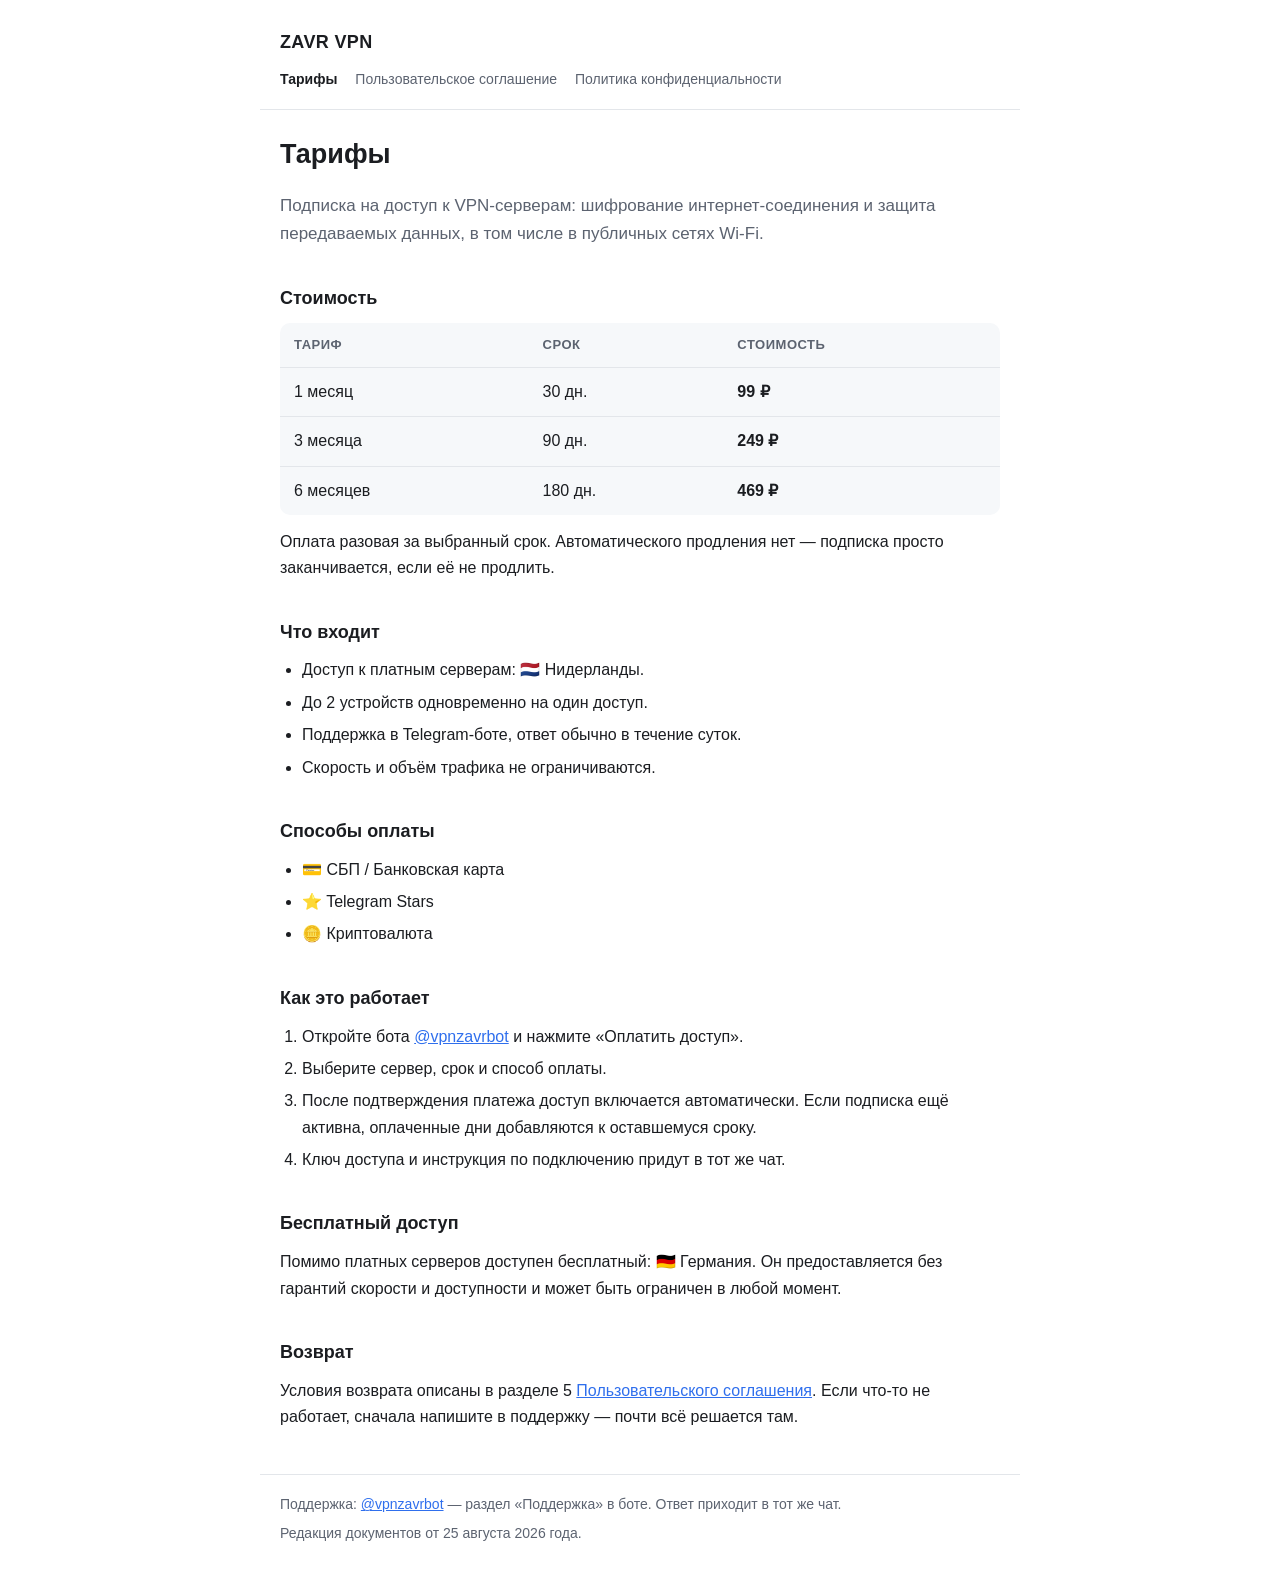
<file: pricing/index.html>
<!doctype html>
<html lang="ru">
<head>
<meta charset="utf-8">
<meta name="viewport" content="width=device-width, initial-scale=1">
<title>Тарифы — ZAVR VPN</title>
<link rel="stylesheet" href="/public/legal.css">
</head>
<body>
<header>
<a class="brand" href="/pricing">ZAVR VPN</a>
<nav><a href="/pricing" class="here">Тарифы</a><a href="/legal/terms">Пользовательское соглашение</a><a href="/legal/privacy">Политика конфиденциальности</a></nav>
</header>
<main>
<h1>Тарифы</h1>

<p class="lead">Подписка на доступ к VPN-серверам: шифрование интернет-соединения
и защита передаваемых данных, в том числе в публичных сетях Wi-Fi.</p>

<h2>Стоимость</h2>
<table><thead><tr><th>Тариф</th><th>Срок</th><th>Стоимость</th></tr></thead><tbody><tr><td>1 месяц</td><td>30 дн.</td><td class='price'>99 ₽</td></tr><tr><td>3 месяца</td><td>90 дн.</td><td class='price'>249 ₽</td></tr><tr><td>6 месяцев</td><td>180 дн.</td><td class='price'>469 ₽</td></tr></tbody></table>
<p>Оплата разовая за выбранный срок. Автоматического продления нет — подписка
просто заканчивается, если её не продлить.</p>

<h2>Что входит</h2>
<ul>
<li>Доступ к платным серверам: 🇳🇱 Нидерланды.</li>
<li>До 2 устройств одновременно на один доступ.</li>
<li>Поддержка в Telegram-боте, ответ обычно в течение суток.</li>
<li>Скорость и объём трафика не ограничиваются.</li>
</ul>

<h2>Способы оплаты</h2>
<ul><li>💳 СБП / Банковская карта</li><li>⭐ Telegram Stars</li><li>🪙 Криптовалюта</li></ul>

<h2>Как это работает</h2>
<ol>
<li>Откройте бота <a href="https://t.me/vpnzavrbot">@vpnzavrbot</a>
и нажмите «Оплатить доступ».</li>
<li>Выберите сервер, срок и способ оплаты.</li>
<li>После подтверждения платежа доступ включается автоматически. Если подписка ещё
активна, оплаченные дни добавляются к оставшемуся сроку.</li>
<li>Ключ доступа и инструкция по подключению придут в тот же чат.</li>
</ol>
<h2>Бесплатный доступ</h2><p>Помимо платных серверов доступен бесплатный: 🇩🇪 Германия. Он предоставляется без гарантий скорости и доступности и может быть ограничен в любой момент.</p>

<h2>Возврат</h2>
<p>Условия возврата описаны в разделе 5
<a href="/legal/terms">Пользовательского соглашения</a>. Если что-то не работает,
сначала напишите в поддержку — почти всё решается там.</p>

</main>
<footer>
<p>Поддержка: <a href="https://t.me/vpnzavrbot">@vpnzavrbot</a> — раздел «Поддержка» в боте. Ответ приходит в тот же чат.</p>
<p>Редакция документов от 25 августа 2026 года.</p>
</footer>
</body>
</html>
</file>
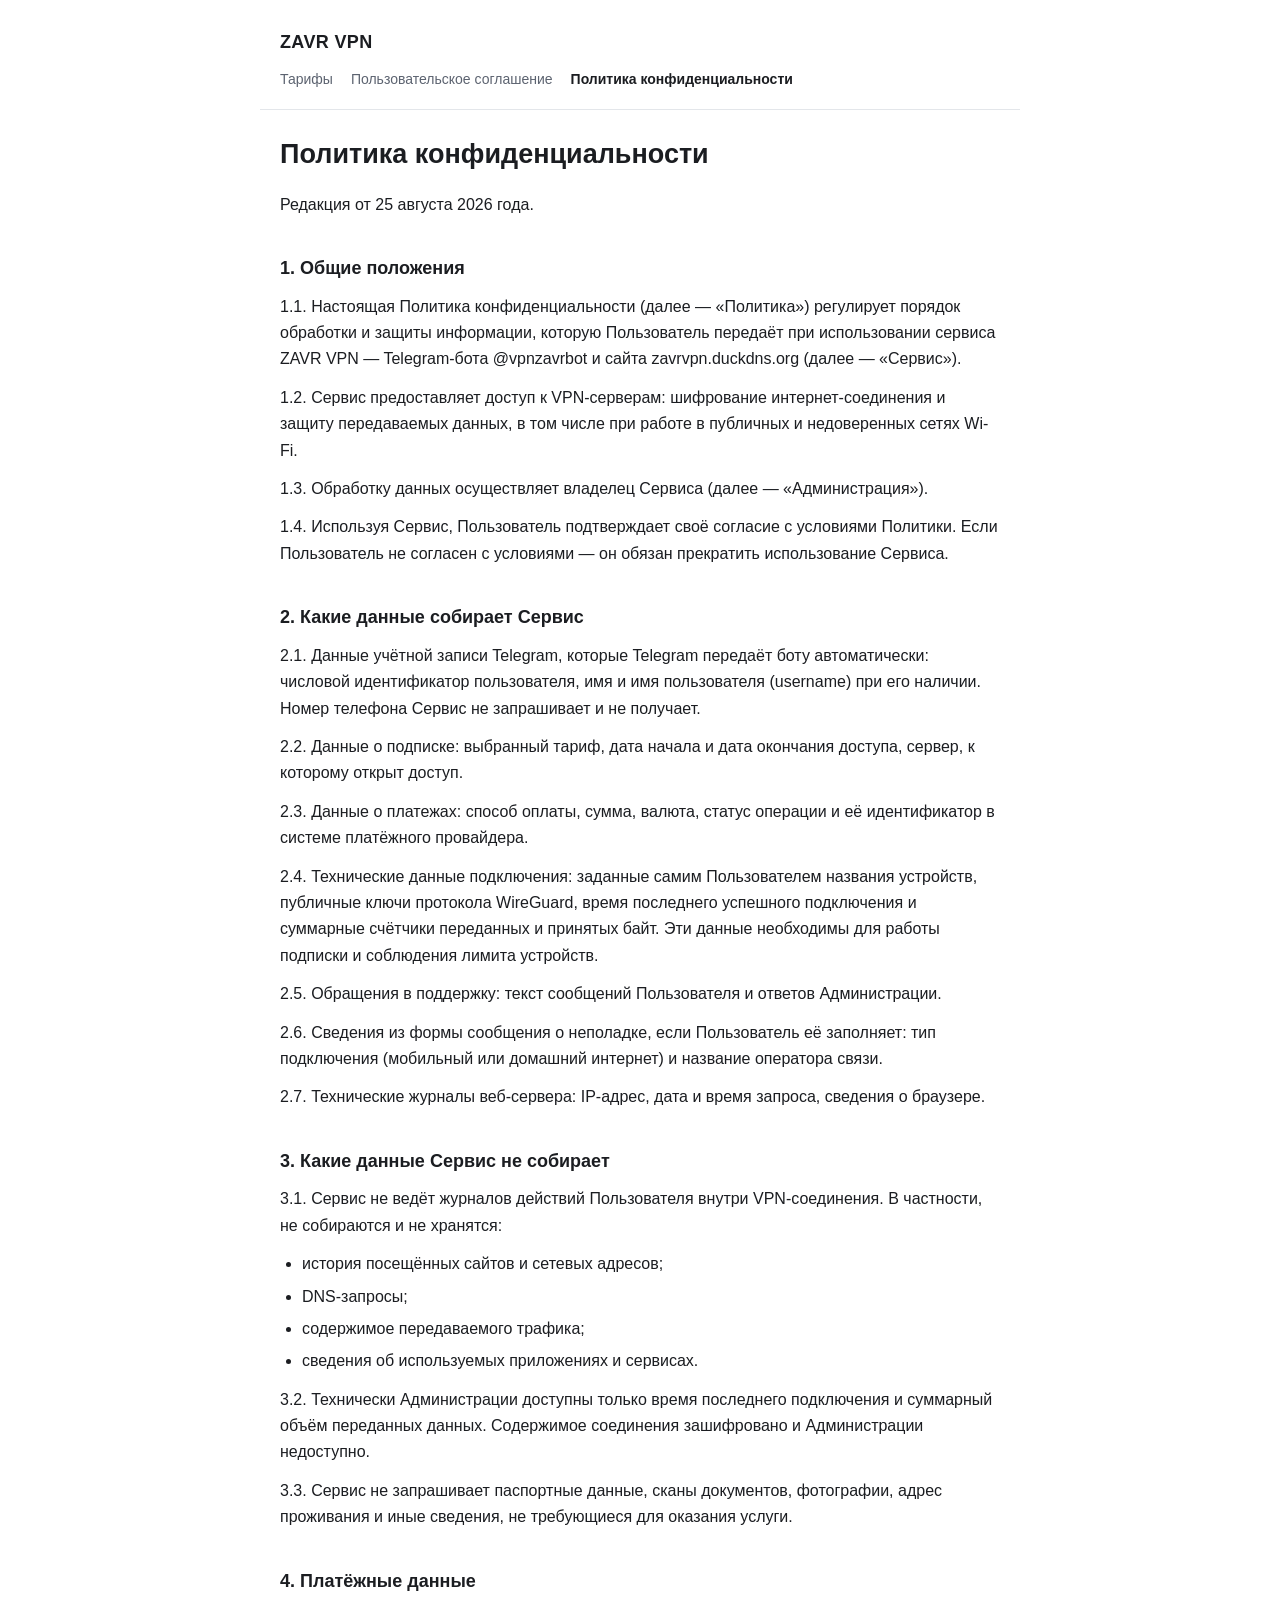
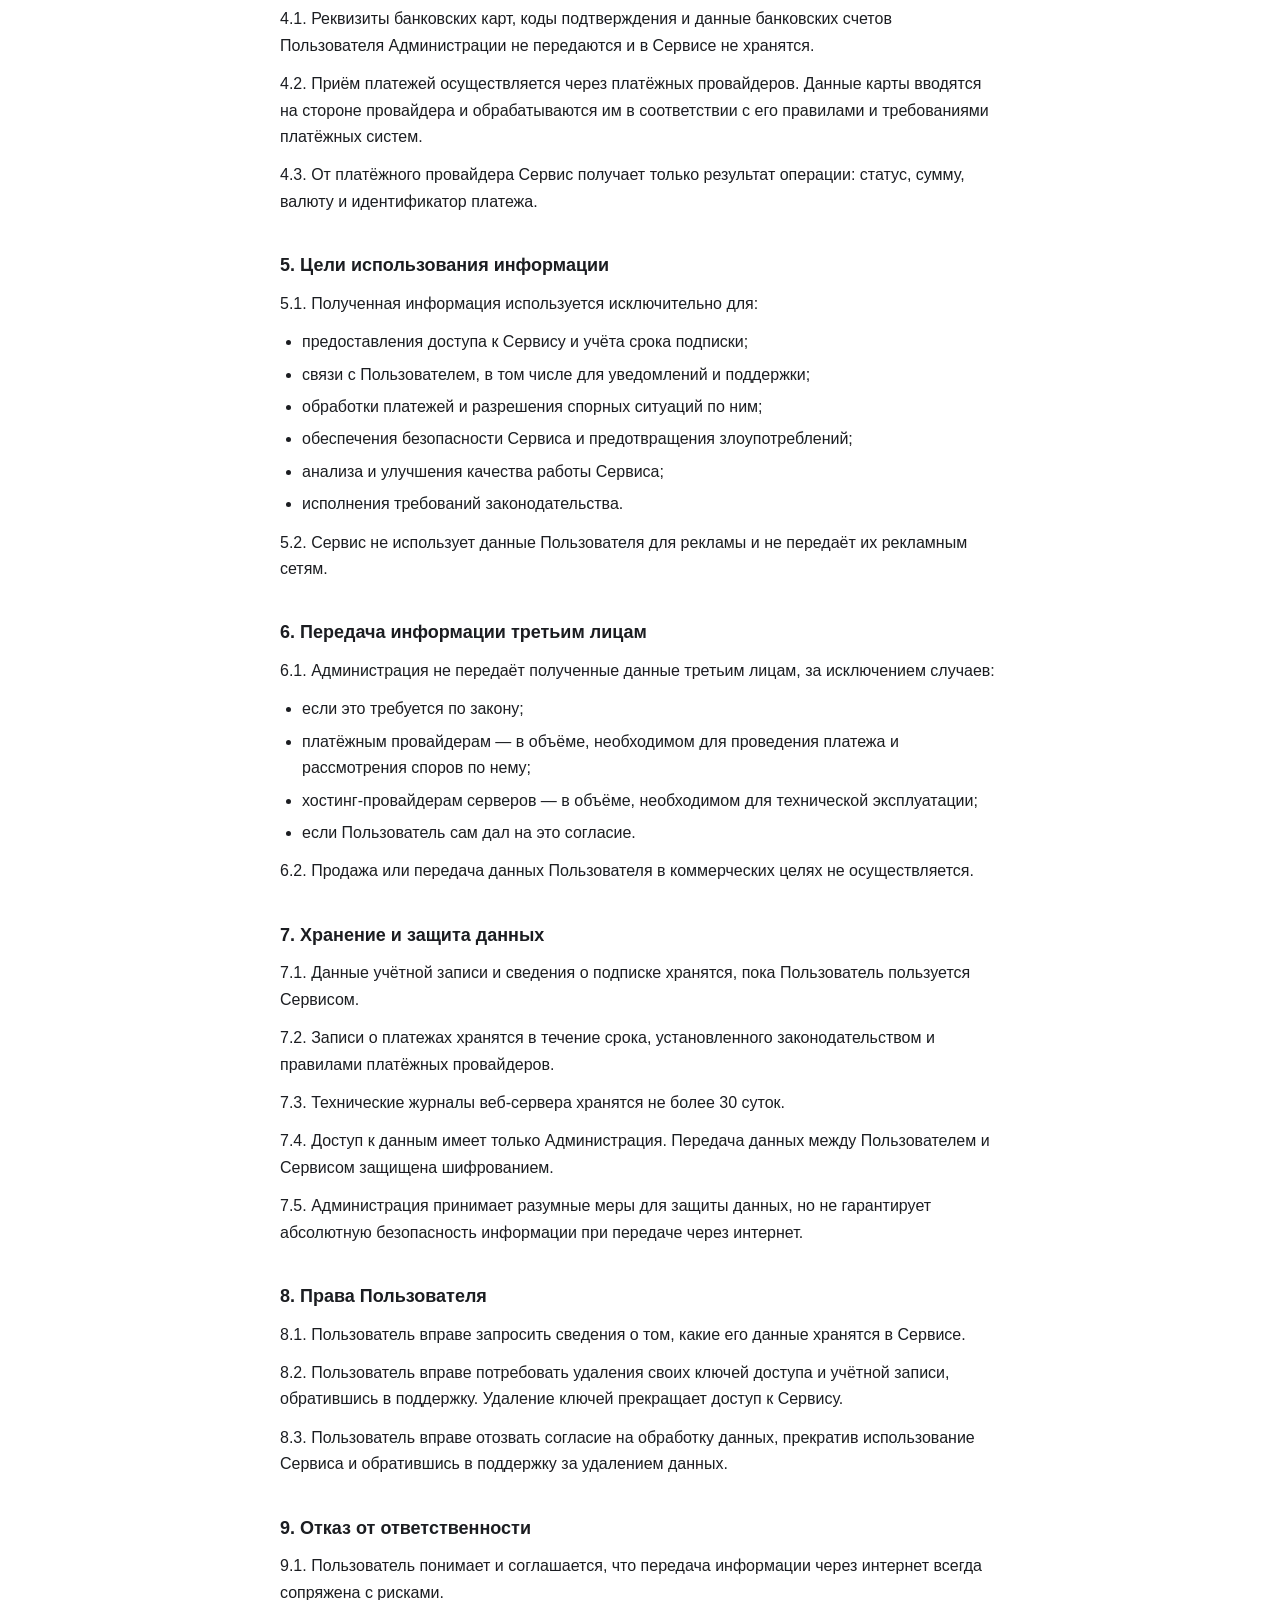
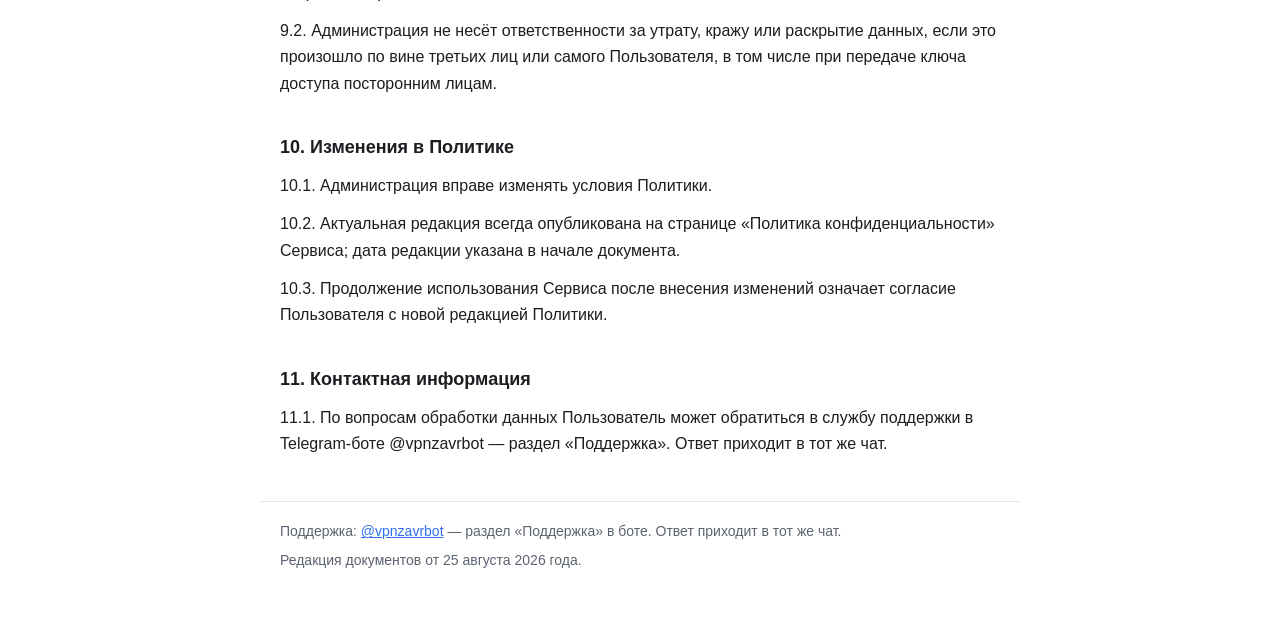
<file: legal/privacy/index.html>
<!doctype html>
<html lang="ru">
<head>
<meta charset="utf-8">
<meta name="viewport" content="width=device-width, initial-scale=1">
<title>Политика конфиденциальности — ZAVR VPN</title>
<link rel="stylesheet" href="/public/legal.css">
</head>
<body>
<header>
<a class="brand" href="/pricing">ZAVR VPN</a>
<nav><a href="/pricing">Тарифы</a><a href="/legal/terms">Пользовательское соглашение</a><a href="/legal/privacy" class="here">Политика конфиденциальности</a></nav>
</header>
<main>
<h1>Политика конфиденциальности</h1>
<p>Редакция от 25 августа 2026 года.</p>
<h2>1. Общие положения</h2>
<p>1.1. Настоящая Политика конфиденциальности (далее — «Политика») регулирует порядок обработки и защиты информации, которую Пользователь передаёт при использовании сервиса ZAVR VPN — Telegram-бота @vpnzavrbot и сайта zavrvpn.duckdns.org (далее — «Сервис»).</p>
<p>1.2. Сервис предоставляет доступ к VPN-серверам: шифрование интернет-соединения и защиту передаваемых данных, в том числе при работе в публичных и недоверенных сетях Wi-Fi.</p>
<p>1.3. Обработку данных осуществляет владелец Сервиса (далее — «Администрация»).</p>
<p>1.4. Используя Сервис, Пользователь подтверждает своё согласие с условиями Политики. Если Пользователь не согласен с условиями — он обязан прекратить использование Сервиса.</p>
<h2>2. Какие данные собирает Сервис</h2>
<p>2.1. Данные учётной записи Telegram, которые Telegram передаёт боту автоматически: числовой идентификатор пользователя, имя и имя пользователя (username) при его наличии. Номер телефона Сервис не запрашивает и не получает.</p>
<p>2.2. Данные о подписке: выбранный тариф, дата начала и дата окончания доступа, сервер, к которому открыт доступ.</p>
<p>2.3. Данные о платежах: способ оплаты, сумма, валюта, статус операции и её идентификатор в системе платёжного провайдера.</p>
<p>2.4. Технические данные подключения: заданные самим Пользователем названия устройств, публичные ключи протокола WireGuard, время последнего успешного подключения и суммарные счётчики переданных и принятых байт. Эти данные необходимы для работы подписки и соблюдения лимита устройств.</p>
<p>2.5. Обращения в поддержку: текст сообщений Пользователя и ответов Администрации.</p>
<p>2.6. Сведения из формы сообщения о неполадке, если Пользователь её заполняет: тип подключения (мобильный или домашний интернет) и название оператора связи.</p>
<p>2.7. Технические журналы веб-сервера: IP-адрес, дата и время запроса, сведения о браузере.</p>
<h2>3. Какие данные Сервис не собирает</h2>
<p>3.1. Сервис не ведёт журналов действий Пользователя внутри VPN-соединения. В частности, не собираются и не хранятся:</p>
<ul><li>история посещённых сайтов и сетевых адресов;</li><li>DNS-запросы;</li><li>содержимое передаваемого трафика;</li><li>сведения об используемых приложениях и сервисах.</li></ul>
<p>3.2. Технически Администрации доступны только время последнего подключения и суммарный объём переданных данных. Содержимое соединения зашифровано и Администрации недоступно.</p>
<p>3.3. Сервис не запрашивает паспортные данные, сканы документов, фотографии, адрес проживания и иные сведения, не требующиеся для оказания услуги.</p>
<h2>4. Платёжные данные</h2>
<p>4.1. Реквизиты банковских карт, коды подтверждения и данные банковских счетов Пользователя Администрации не передаются и в Сервисе не хранятся.</p>
<p>4.2. Приём платежей осуществляется через платёжных провайдеров. Данные карты вводятся на стороне провайдера и обрабатываются им в соответствии с его правилами и требованиями платёжных систем.</p>
<p>4.3. От платёжного провайдера Сервис получает только результат операции: статус, сумму, валюту и идентификатор платежа.</p>
<h2>5. Цели использования информации</h2>
<p>5.1. Полученная информация используется исключительно для:</p>
<ul><li>предоставления доступа к Сервису и учёта срока подписки;</li><li>связи с Пользователем, в том числе для уведомлений и поддержки;</li><li>обработки платежей и разрешения спорных ситуаций по ним;</li><li>обеспечения безопасности Сервиса и предотвращения злоупотреблений;</li><li>анализа и улучшения качества работы Сервиса;</li><li>исполнения требований законодательства.</li></ul>
<p>5.2. Сервис не использует данные Пользователя для рекламы и не передаёт их рекламным сетям.</p>
<h2>6. Передача информации третьим лицам</h2>
<p>6.1. Администрация не передаёт полученные данные третьим лицам, за исключением случаев:</p>
<ul><li>если это требуется по закону;</li><li>платёжным провайдерам — в объёме, необходимом для проведения платежа и рассмотрения споров по нему;</li><li>хостинг-провайдерам серверов — в объёме, необходимом для технической эксплуатации;</li><li>если Пользователь сам дал на это согласие.</li></ul>
<p>6.2. Продажа или передача данных Пользователя в коммерческих целях не осуществляется.</p>
<h2>7. Хранение и защита данных</h2>
<p>7.1. Данные учётной записи и сведения о подписке хранятся, пока Пользователь пользуется Сервисом.</p>
<p>7.2. Записи о платежах хранятся в течение срока, установленного законодательством и правилами платёжных провайдеров.</p>
<p>7.3. Технические журналы веб-сервера хранятся не более 30 суток.</p>
<p>7.4. Доступ к данным имеет только Администрация. Передача данных между Пользователем и Сервисом защищена шифрованием.</p>
<p>7.5. Администрация принимает разумные меры для защиты данных, но не гарантирует абсолютную безопасность информации при передаче через интернет.</p>
<h2>8. Права Пользователя</h2>
<p>8.1. Пользователь вправе запросить сведения о том, какие его данные хранятся в Сервисе.</p>
<p>8.2. Пользователь вправе потребовать удаления своих ключей доступа и учётной записи, обратившись в поддержку. Удаление ключей прекращает доступ к Сервису.</p>
<p>8.3. Пользователь вправе отозвать согласие на обработку данных, прекратив использование Сервиса и обратившись в поддержку за удалением данных.</p>
<h2>9. Отказ от ответственности</h2>
<p>9.1. Пользователь понимает и соглашается, что передача информации через интернет всегда сопряжена с рисками.</p>
<p>9.2. Администрация не несёт ответственности за утрату, кражу или раскрытие данных, если это произошло по вине третьих лиц или самого Пользователя, в том числе при передаче ключа доступа посторонним лицам.</p>
<h2>10. Изменения в Политике</h2>
<p>10.1. Администрация вправе изменять условия Политики.</p>
<p>10.2. Актуальная редакция всегда опубликована на странице «Политика конфиденциальности» Сервиса; дата редакции указана в начале документа.</p>
<p>10.3. Продолжение использования Сервиса после внесения изменений означает согласие Пользователя с новой редакцией Политики.</p>
<h2>11. Контактная информация</h2>
<p>11.1. По вопросам обработки данных Пользователь может обратиться в службу поддержки в Telegram-боте @vpnzavrbot — раздел «Поддержка». Ответ приходит в тот же чат.</p>
</main>
<footer>
<p>Поддержка: <a href="https://t.me/vpnzavrbot">@vpnzavrbot</a> — раздел «Поддержка» в боте. Ответ приходит в тот же чат.</p>
<p>Редакция документов от 25 августа 2026 года.</p>
</footer>
</body>
</html>
</file>
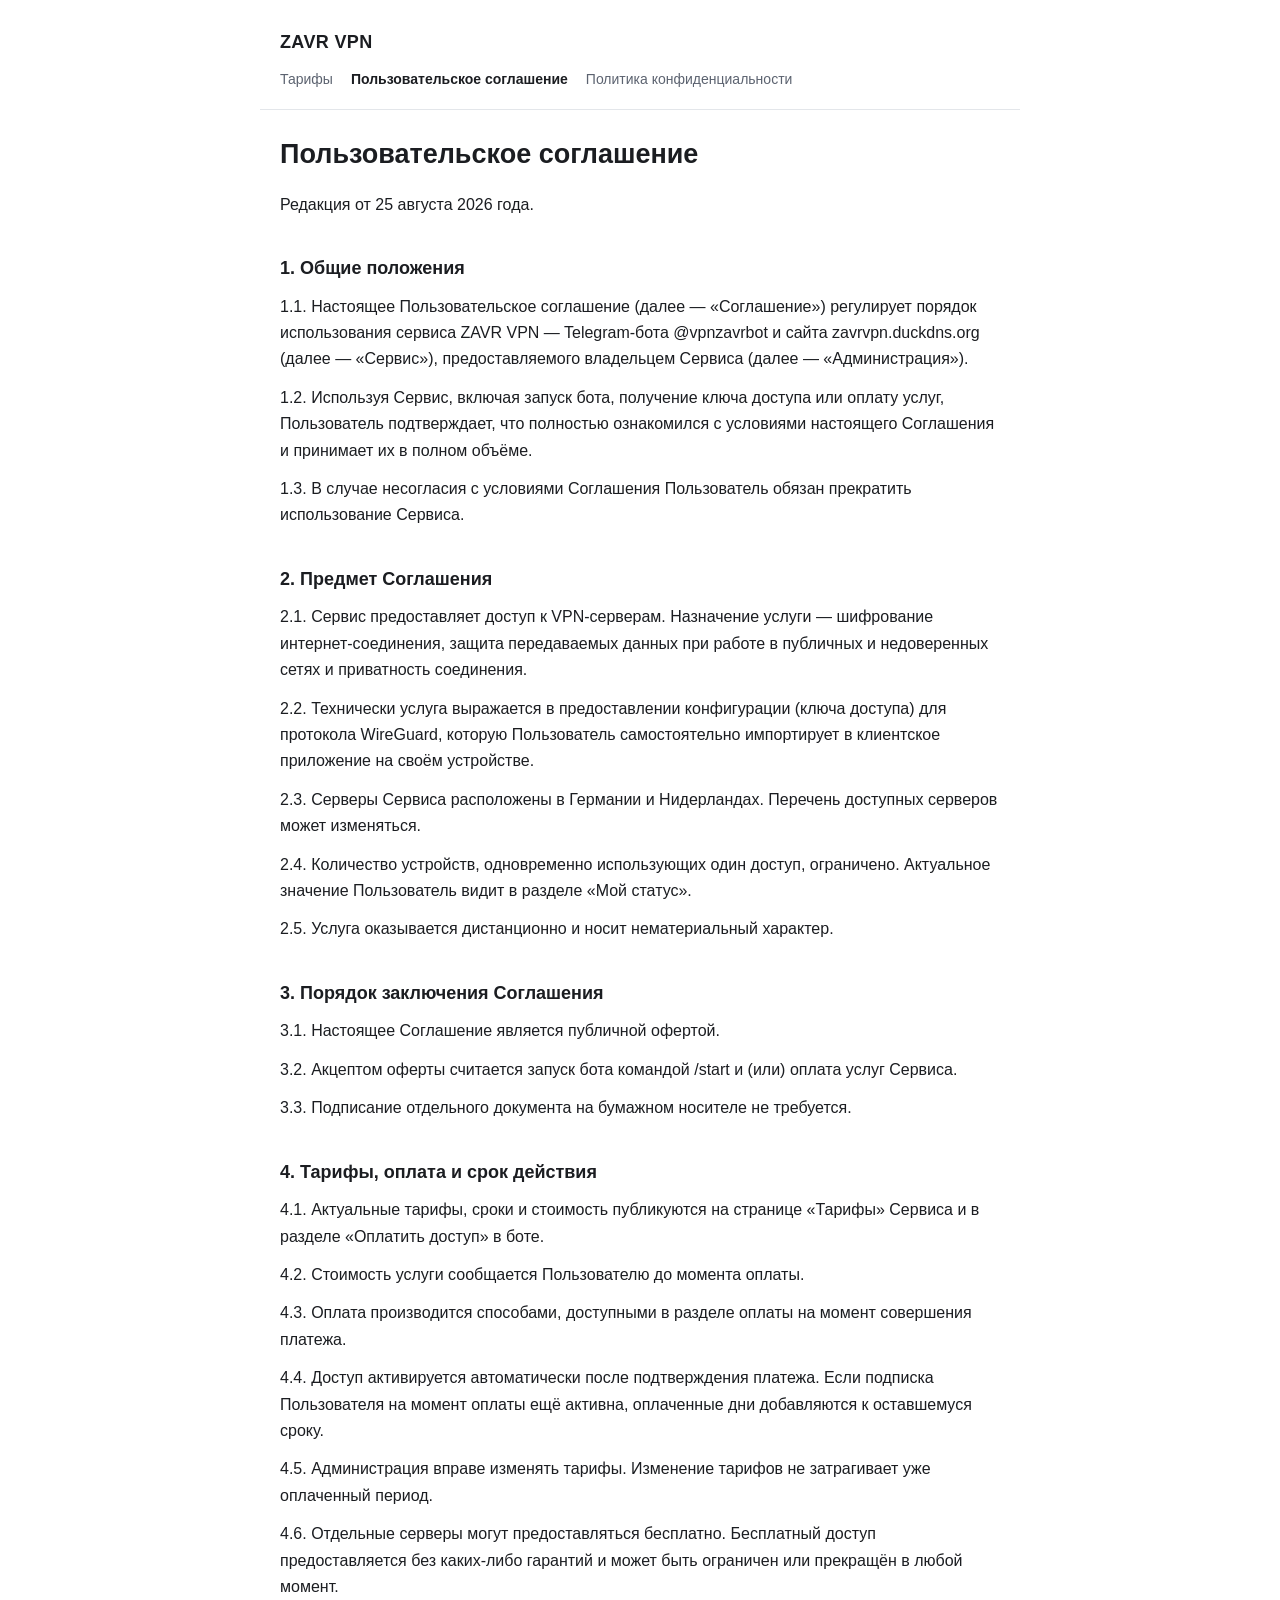
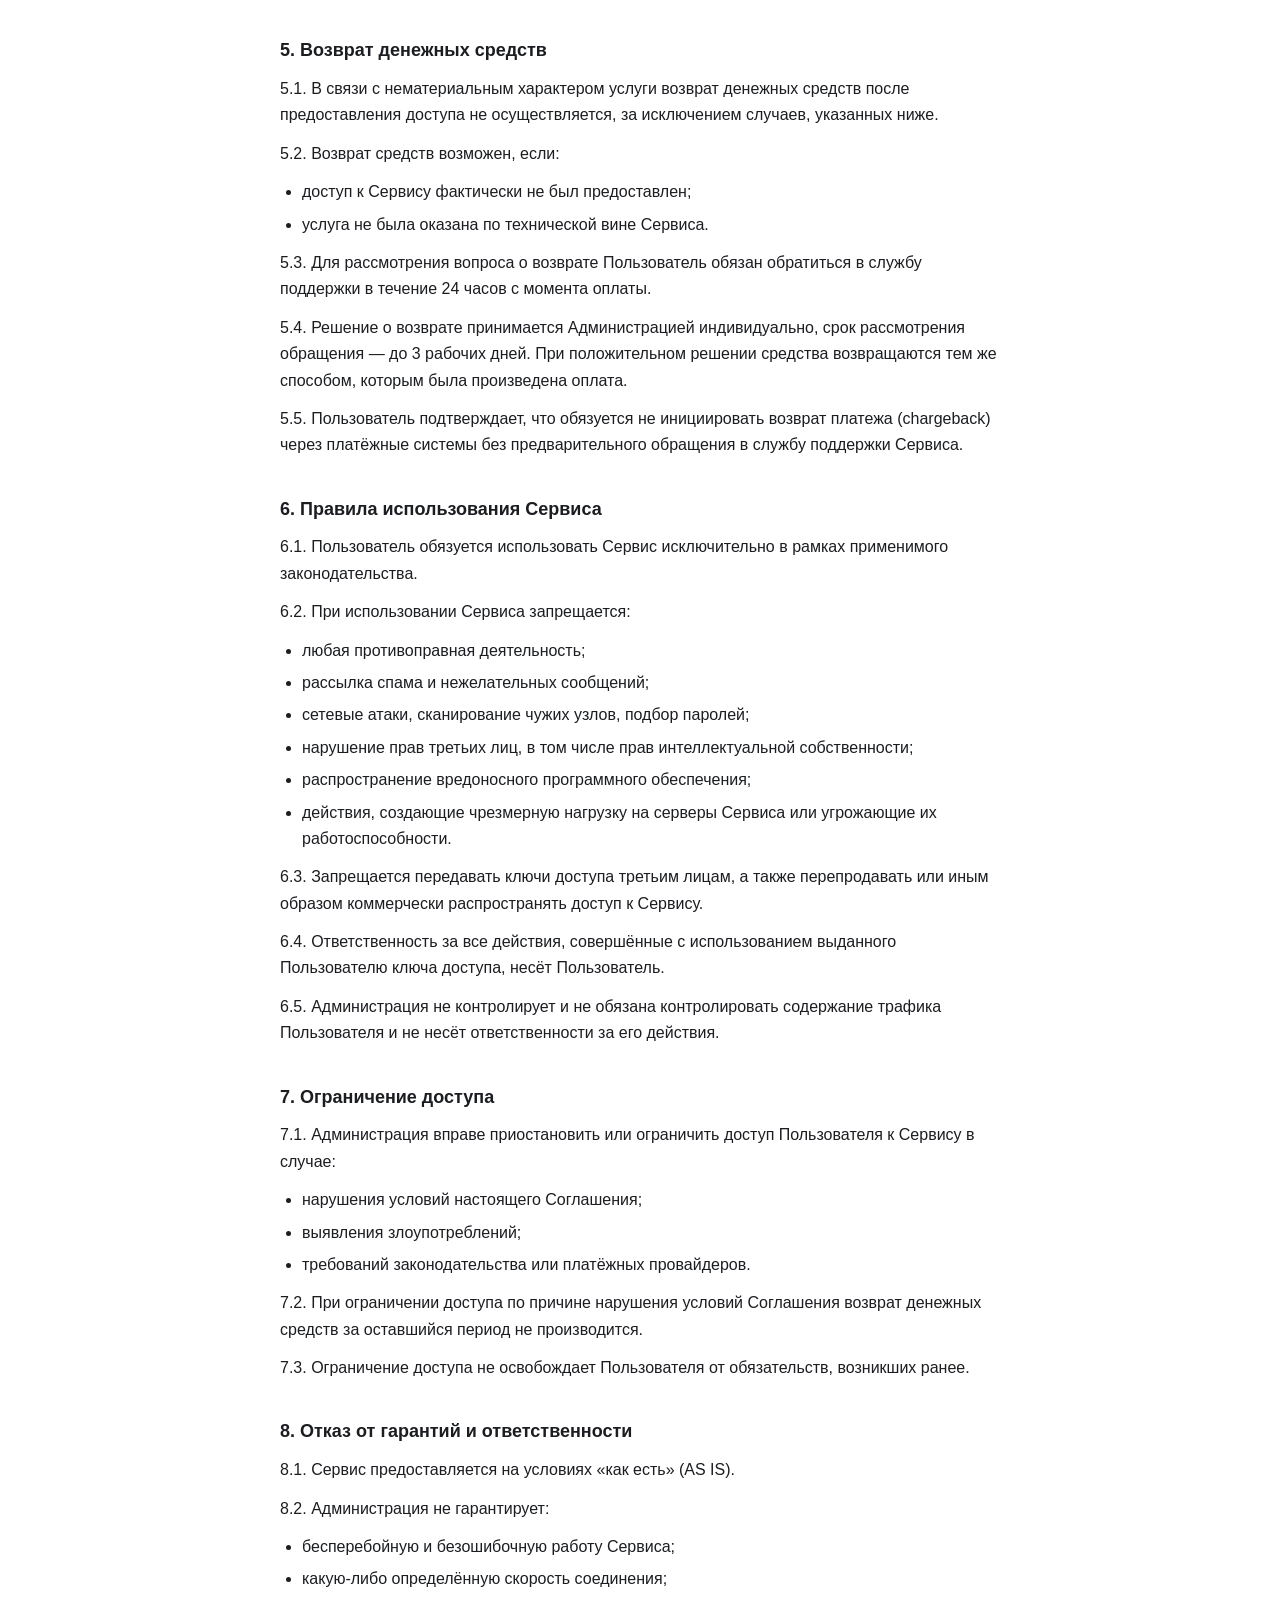
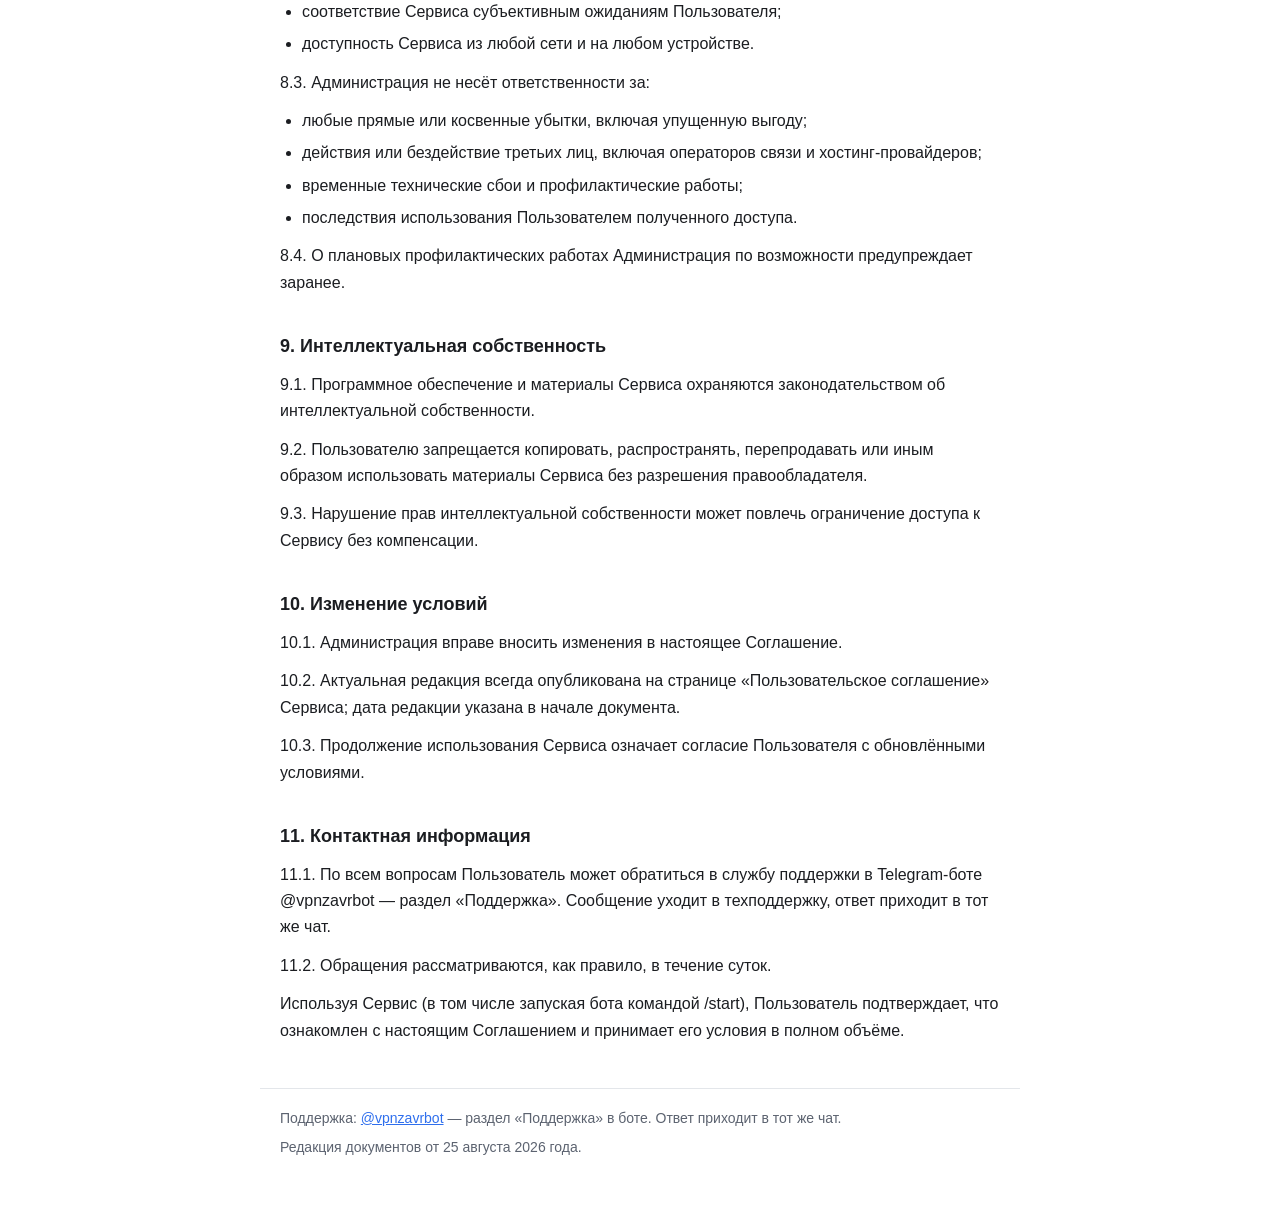
<file: legal/terms/index.html>
<!doctype html>
<html lang="ru">
<head>
<meta charset="utf-8">
<meta name="viewport" content="width=device-width, initial-scale=1">
<title>Пользовательское соглашение — ZAVR VPN</title>
<link rel="stylesheet" href="/public/legal.css">
</head>
<body>
<header>
<a class="brand" href="/pricing">ZAVR VPN</a>
<nav><a href="/pricing">Тарифы</a><a href="/legal/terms" class="here">Пользовательское соглашение</a><a href="/legal/privacy">Политика конфиденциальности</a></nav>
</header>
<main>
<h1>Пользовательское соглашение</h1>
<p>Редакция от 25 августа 2026 года.</p>
<h2>1. Общие положения</h2>
<p>1.1. Настоящее Пользовательское соглашение (далее — «Соглашение») регулирует порядок использования сервиса ZAVR VPN — Telegram-бота @vpnzavrbot и сайта zavrvpn.duckdns.org (далее — «Сервис»), предоставляемого владельцем Сервиса (далее — «Администрация»).</p>
<p>1.2. Используя Сервис, включая запуск бота, получение ключа доступа или оплату услуг, Пользователь подтверждает, что полностью ознакомился с условиями настоящего Соглашения и принимает их в полном объёме.</p>
<p>1.3. В случае несогласия с условиями Соглашения Пользователь обязан прекратить использование Сервиса.</p>
<h2>2. Предмет Соглашения</h2>
<p>2.1. Сервис предоставляет доступ к VPN-серверам. Назначение услуги — шифрование интернет-соединения, защита передаваемых данных при работе в публичных и недоверенных сетях и приватность соединения.</p>
<p>2.2. Технически услуга выражается в предоставлении конфигурации (ключа доступа) для протокола WireGuard, которую Пользователь самостоятельно импортирует в клиентское приложение на своём устройстве.</p>
<p>2.3. Серверы Сервиса расположены в Германии и Нидерландах. Перечень доступных серверов может изменяться.</p>
<p>2.4. Количество устройств, одновременно использующих один доступ, ограничено. Актуальное значение Пользователь видит в разделе «Мой статус».</p>
<p>2.5. Услуга оказывается дистанционно и носит нематериальный характер.</p>
<h2>3. Порядок заключения Соглашения</h2>
<p>3.1. Настоящее Соглашение является публичной офертой.</p>
<p>3.2. Акцептом оферты считается запуск бота командой /start и (или) оплата услуг Сервиса.</p>
<p>3.3. Подписание отдельного документа на бумажном носителе не требуется.</p>
<h2>4. Тарифы, оплата и срок действия</h2>
<p>4.1. Актуальные тарифы, сроки и стоимость публикуются на странице «Тарифы» Сервиса и в разделе «Оплатить доступ» в боте.</p>
<p>4.2. Стоимость услуги сообщается Пользователю до момента оплаты.</p>
<p>4.3. Оплата производится способами, доступными в разделе оплаты на момент совершения платежа.</p>
<p>4.4. Доступ активируется автоматически после подтверждения платежа. Если подписка Пользователя на момент оплаты ещё активна, оплаченные дни добавляются к оставшемуся сроку.</p>
<p>4.5. Администрация вправе изменять тарифы. Изменение тарифов не затрагивает уже оплаченный период.</p>
<p>4.6. Отдельные серверы могут предоставляться бесплатно. Бесплатный доступ предоставляется без каких-либо гарантий и может быть ограничен или прекращён в любой момент.</p>
<h2>5. Возврат денежных средств</h2>
<p>5.1. В связи с нематериальным характером услуги возврат денежных средств после предоставления доступа не осуществляется, за исключением случаев, указанных ниже.</p>
<p>5.2. Возврат средств возможен, если:</p>
<ul><li>доступ к Сервису фактически не был предоставлен;</li><li>услуга не была оказана по технической вине Сервиса.</li></ul>
<p>5.3. Для рассмотрения вопроса о возврате Пользователь обязан обратиться в службу поддержки в течение 24 часов с момента оплаты.</p>
<p>5.4. Решение о возврате принимается Администрацией индивидуально, срок рассмотрения обращения — до 3 рабочих дней. При положительном решении средства возвращаются тем же способом, которым была произведена оплата.</p>
<p>5.5. Пользователь подтверждает, что обязуется не инициировать возврат платежа (chargeback) через платёжные системы без предварительного обращения в службу поддержки Сервиса.</p>
<h2>6. Правила использования Сервиса</h2>
<p>6.1. Пользователь обязуется использовать Сервис исключительно в рамках применимого законодательства.</p>
<p>6.2. При использовании Сервиса запрещается:</p>
<ul><li>любая противоправная деятельность;</li><li>рассылка спама и нежелательных сообщений;</li><li>сетевые атаки, сканирование чужих узлов, подбор паролей;</li><li>нарушение прав третьих лиц, в том числе прав интеллектуальной собственности;</li><li>распространение вредоносного программного обеспечения;</li><li>действия, создающие чрезмерную нагрузку на серверы Сервиса или угрожающие их работоспособности.</li></ul>
<p>6.3. Запрещается передавать ключи доступа третьим лицам, а также перепродавать или иным образом коммерчески распространять доступ к Сервису.</p>
<p>6.4. Ответственность за все действия, совершённые с использованием выданного Пользователю ключа доступа, несёт Пользователь.</p>
<p>6.5. Администрация не контролирует и не обязана контролировать содержание трафика Пользователя и не несёт ответственности за его действия.</p>
<h2>7. Ограничение доступа</h2>
<p>7.1. Администрация вправе приостановить или ограничить доступ Пользователя к Сервису в случае:</p>
<ul><li>нарушения условий настоящего Соглашения;</li><li>выявления злоупотреблений;</li><li>требований законодательства или платёжных провайдеров.</li></ul>
<p>7.2. При ограничении доступа по причине нарушения условий Соглашения возврат денежных средств за оставшийся период не производится.</p>
<p>7.3. Ограничение доступа не освобождает Пользователя от обязательств, возникших ранее.</p>
<h2>8. Отказ от гарантий и ответственности</h2>
<p>8.1. Сервис предоставляется на условиях «как есть» (AS IS).</p>
<p>8.2. Администрация не гарантирует:</p>
<ul><li>бесперебойную и безошибочную работу Сервиса;</li><li>какую-либо определённую скорость соединения;</li><li>соответствие Сервиса субъективным ожиданиям Пользователя;</li><li>доступность Сервиса из любой сети и на любом устройстве.</li></ul>
<p>8.3. Администрация не несёт ответственности за:</p>
<ul><li>любые прямые или косвенные убытки, включая упущенную выгоду;</li><li>действия или бездействие третьих лиц, включая операторов связи и хостинг-провайдеров;</li><li>временные технические сбои и профилактические работы;</li><li>последствия использования Пользователем полученного доступа.</li></ul>
<p>8.4. О плановых профилактических работах Администрация по возможности предупреждает заранее.</p>
<h2>9. Интеллектуальная собственность</h2>
<p>9.1. Программное обеспечение и материалы Сервиса охраняются законодательством об интеллектуальной собственности.</p>
<p>9.2. Пользователю запрещается копировать, распространять, перепродавать или иным образом использовать материалы Сервиса без разрешения правообладателя.</p>
<p>9.3. Нарушение прав интеллектуальной собственности может повлечь ограничение доступа к Сервису без компенсации.</p>
<h2>10. Изменение условий</h2>
<p>10.1. Администрация вправе вносить изменения в настоящее Соглашение.</p>
<p>10.2. Актуальная редакция всегда опубликована на странице «Пользовательское соглашение» Сервиса; дата редакции указана в начале документа.</p>
<p>10.3. Продолжение использования Сервиса означает согласие Пользователя с обновлёнными условиями.</p>
<h2>11. Контактная информация</h2>
<p>11.1. По всем вопросам Пользователь может обратиться в службу поддержки в Telegram-боте @vpnzavrbot — раздел «Поддержка». Сообщение уходит в техподдержку, ответ приходит в тот же чат.</p>
<p>11.2. Обращения рассматриваются, как правило, в течение суток.</p>
<p>Используя Сервис (в том числе запуская бота командой /start), Пользователь подтверждает, что ознакомлен с настоящим Соглашением и принимает его условия в полном объёме.</p>
</main>
<footer>
<p>Поддержка: <a href="https://t.me/vpnzavrbot">@vpnzavrbot</a> — раздел «Поддержка» в боте. Ответ приходит в тот же чат.</p>
<p>Редакция документов от 25 августа 2026 года.</p>
</footer>
</body>
</html>
</file>
<file: public/legal.css>
/* Стили публичных страниц (документы и тарифы).
 *
 * Отдельным файлом, а не <style> в разметке: CSP отдаёт `style-src 'self'`, и
 * инлайновые стили браузер молча выбрасывает. Правку CSP ради красоты делать
 * незачем — внешний файл с того же домена проходит как есть.
 *
 * Никаких шрифтов и картинок извне: `default-src 'self'` их тоже не пропустит,
 * да и страница должна открываться быстро и на плохой связи.
 */

:root {
    --bg: #ffffff;
    --fg: #1b1d21;
    --muted: #5c6370;
    --line: #e3e6ea;
    --accent: #2f6fed;
    --card: #f6f8fa;
}

@media (prefers-color-scheme: dark) {
    :root {
        --bg: #16181c;
        --fg: #e8eaed;
        --muted: #9aa2ad;
        --line: #2b2f36;
        --accent: #6f9dff;
        --card: #1e2127;
    }
}

* {
    box-sizing: border-box;
}

body {
    margin: 0;
    padding: 0;
    background: var(--bg);
    color: var(--fg);
    font: 16px/1.65 -apple-system, BlinkMacSystemFont, "Segoe UI", Roboto, Ubuntu, sans-serif;
    -webkit-text-size-adjust: 100%;
}

header,
main,
footer {
    max-width: 760px;
    margin: 0 auto;
    padding: 0 20px;
}

header {
    padding-top: 28px;
    padding-bottom: 18px;
    border-bottom: 1px solid var(--line);
    margin-bottom: 28px;
}

.brand {
    display: inline-block;
    font-weight: 700;
    font-size: 18px;
    letter-spacing: 0.02em;
    text-decoration: none;
    color: var(--fg);
    margin-bottom: 10px;
}

nav {
    display: flex;
    flex-wrap: wrap;
    gap: 8px 18px;
}

nav a {
    color: var(--muted);
    text-decoration: none;
    font-size: 14px;
}

nav a:hover {
    color: var(--accent);
}

nav a.here {
    color: var(--fg);
    font-weight: 600;
}

h1 {
    font-size: 27px;
    line-height: 1.25;
    margin: 0 0 20px;
}

h2 {
    font-size: 18px;
    margin: 32px 0 10px;
    padding-top: 4px;
}

p {
    margin: 0 0 12px;
}

.lead {
    font-size: 17px;
    color: var(--muted);
    margin-bottom: 24px;
}

ul,
ol {
    margin: 0 0 12px;
    padding-left: 22px;
}

li {
    margin-bottom: 6px;
}

a {
    color: var(--accent);
}

/* Таблица тарифов. Узкие экраны прокручивают её саму, а не всю страницу. */
table {
    width: 100%;
    border-collapse: collapse;
    margin: 0 0 14px;
    background: var(--card);
    border-radius: 10px;
    overflow: hidden;
}

th,
td {
    text-align: left;
    padding: 11px 14px;
    border-bottom: 1px solid var(--line);
}

th {
    font-size: 13px;
    text-transform: uppercase;
    letter-spacing: 0.04em;
    color: var(--muted);
    font-weight: 600;
}

tbody tr:last-child td {
    border-bottom: none;
}

td.price {
    font-weight: 700;
    white-space: nowrap;
}

footer {
    margin-top: 44px;
    padding-top: 18px;
    padding-bottom: 40px;
    border-top: 1px solid var(--line);
    color: var(--muted);
    font-size: 14px;
}

footer p {
    margin: 0 0 6px;
}

@media (max-width: 480px) {
    h1 {
        font-size: 23px;
    }

    header,
    main,
    footer {
        padding: 0 16px;
    }

    header {
        padding-top: 20px;
    }
}
</file>
